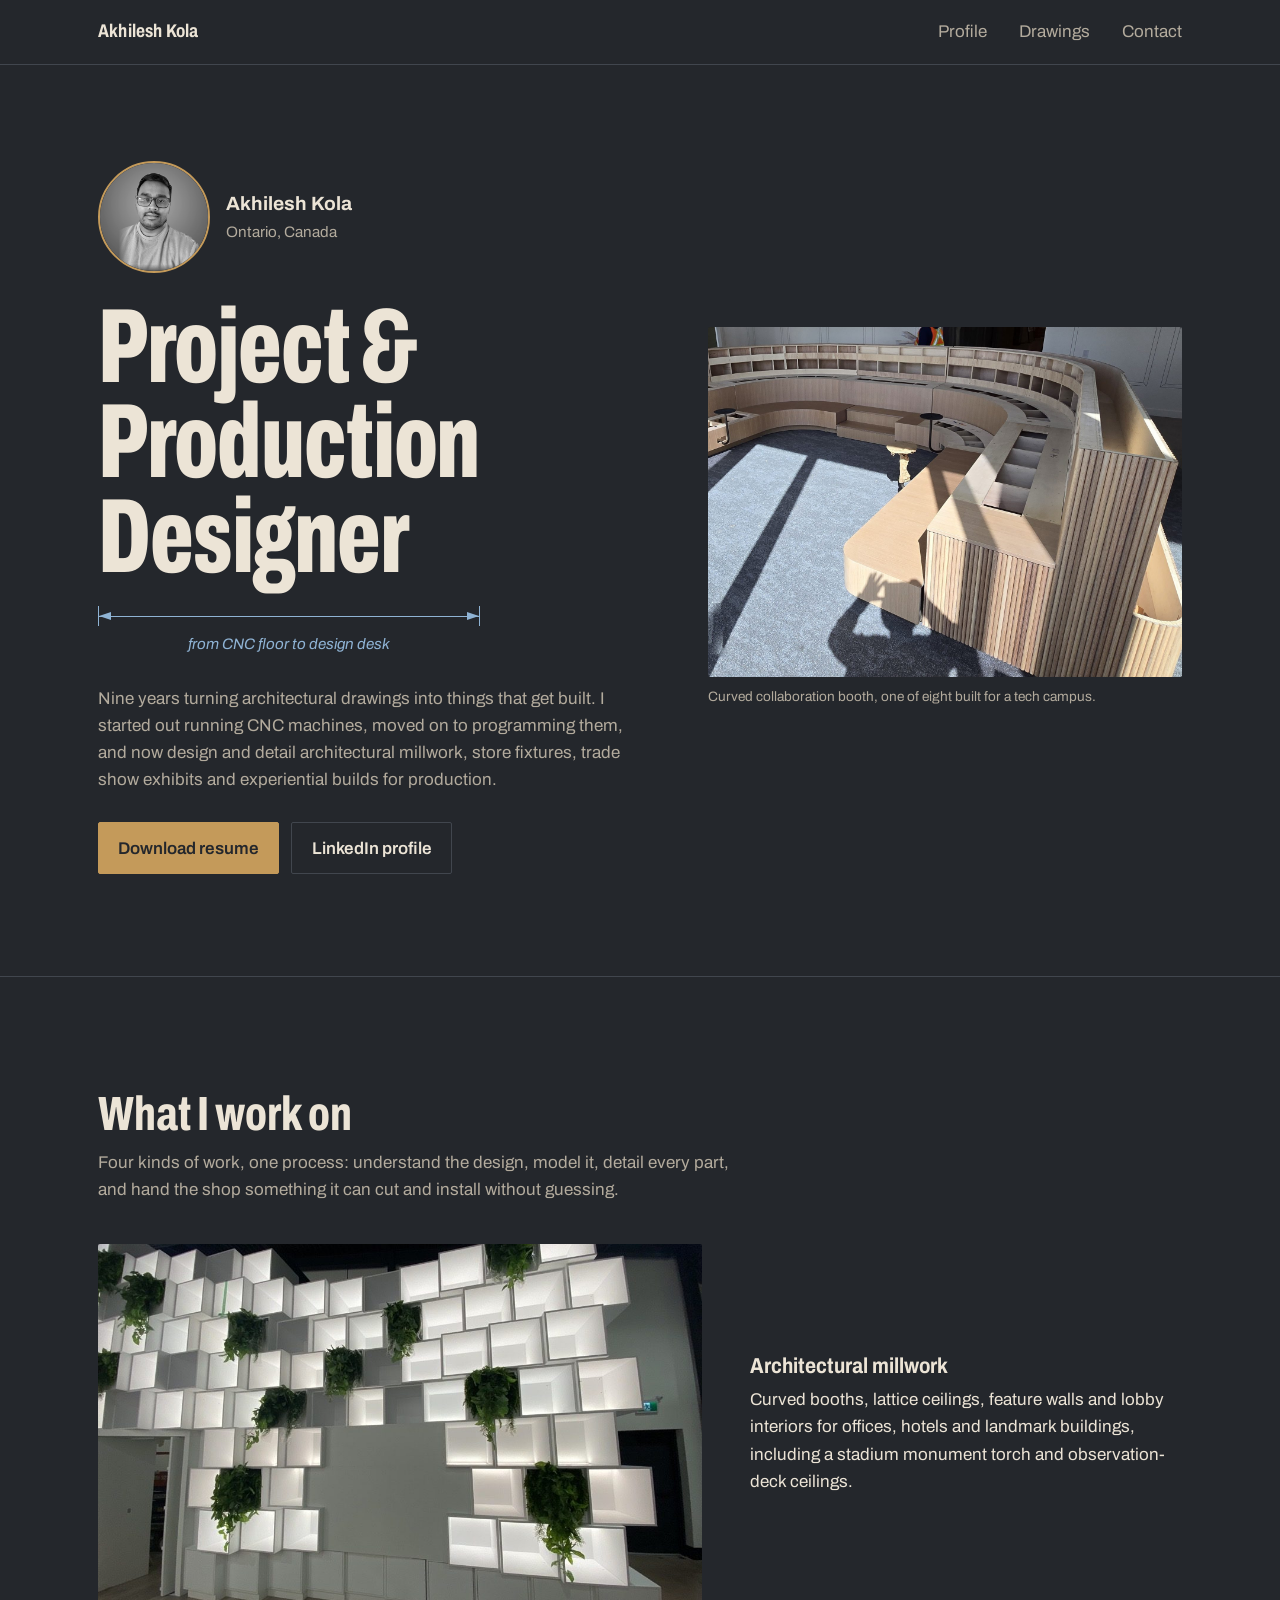
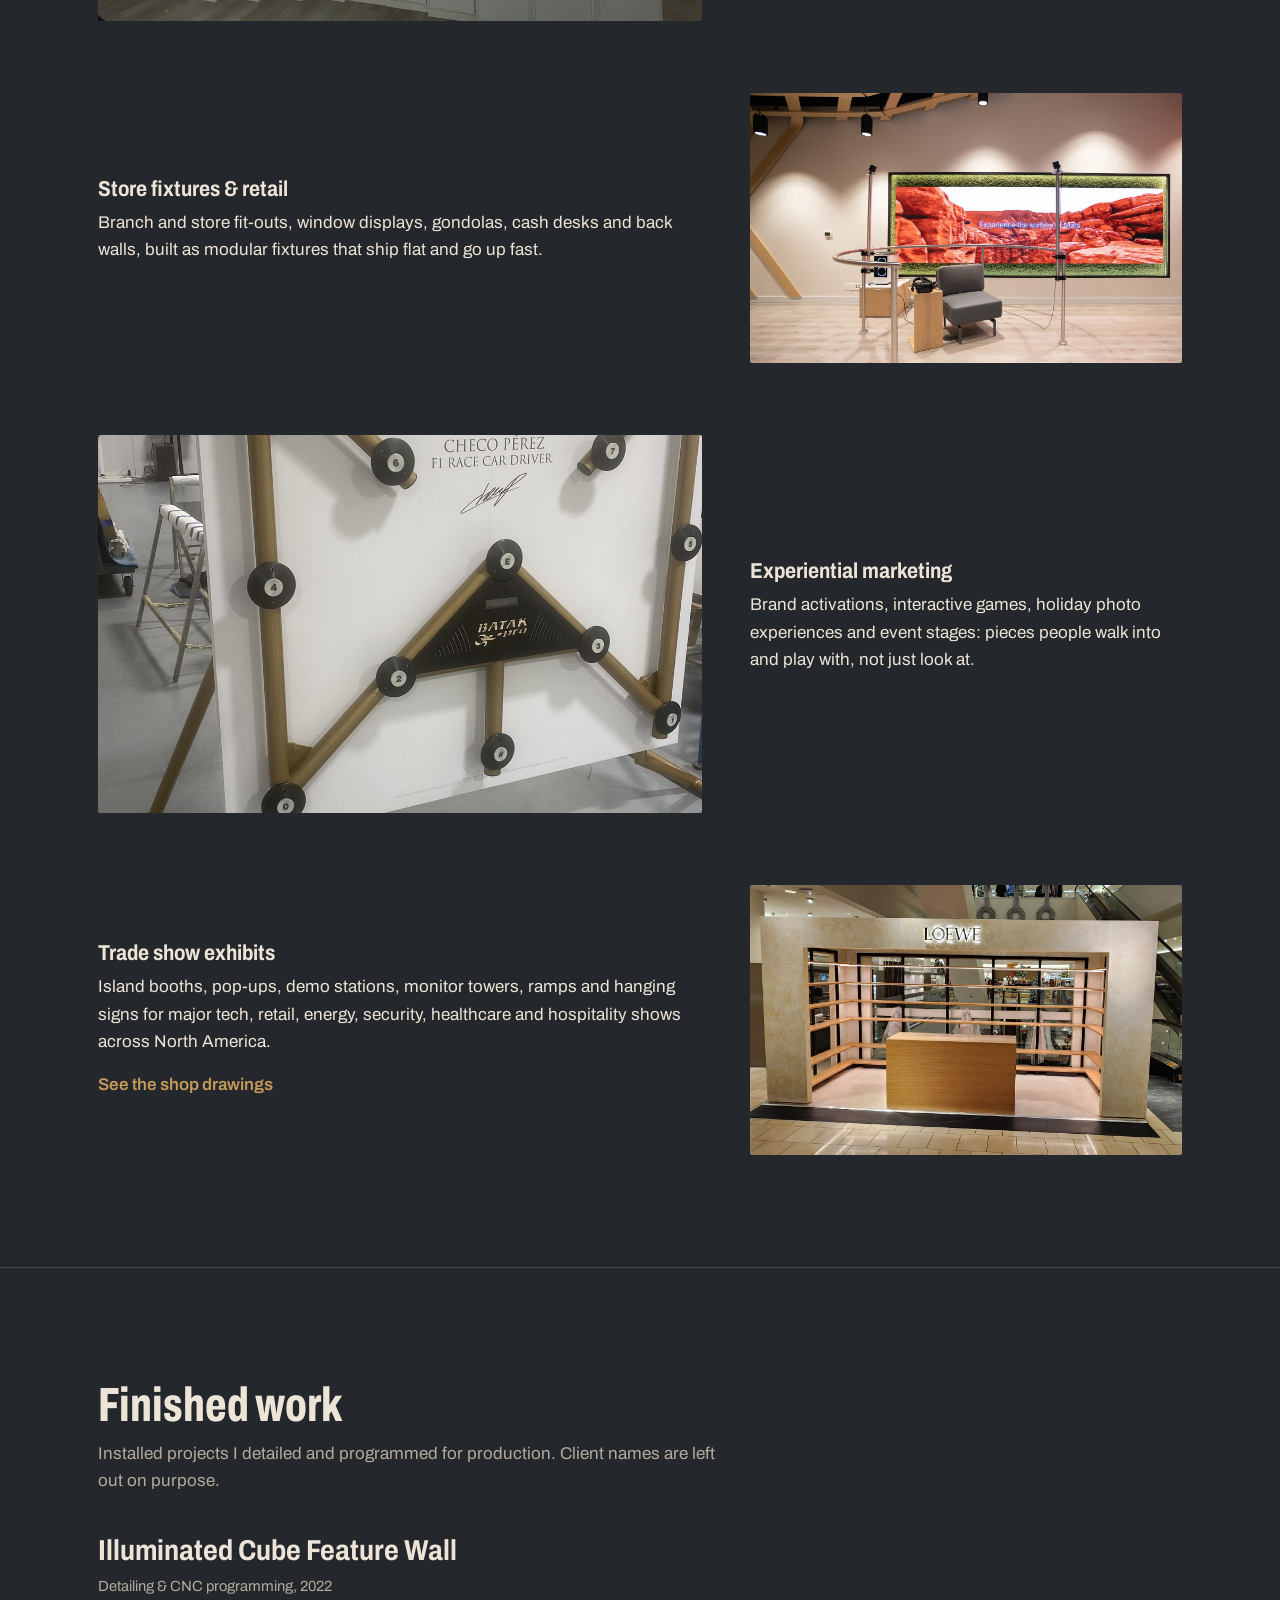
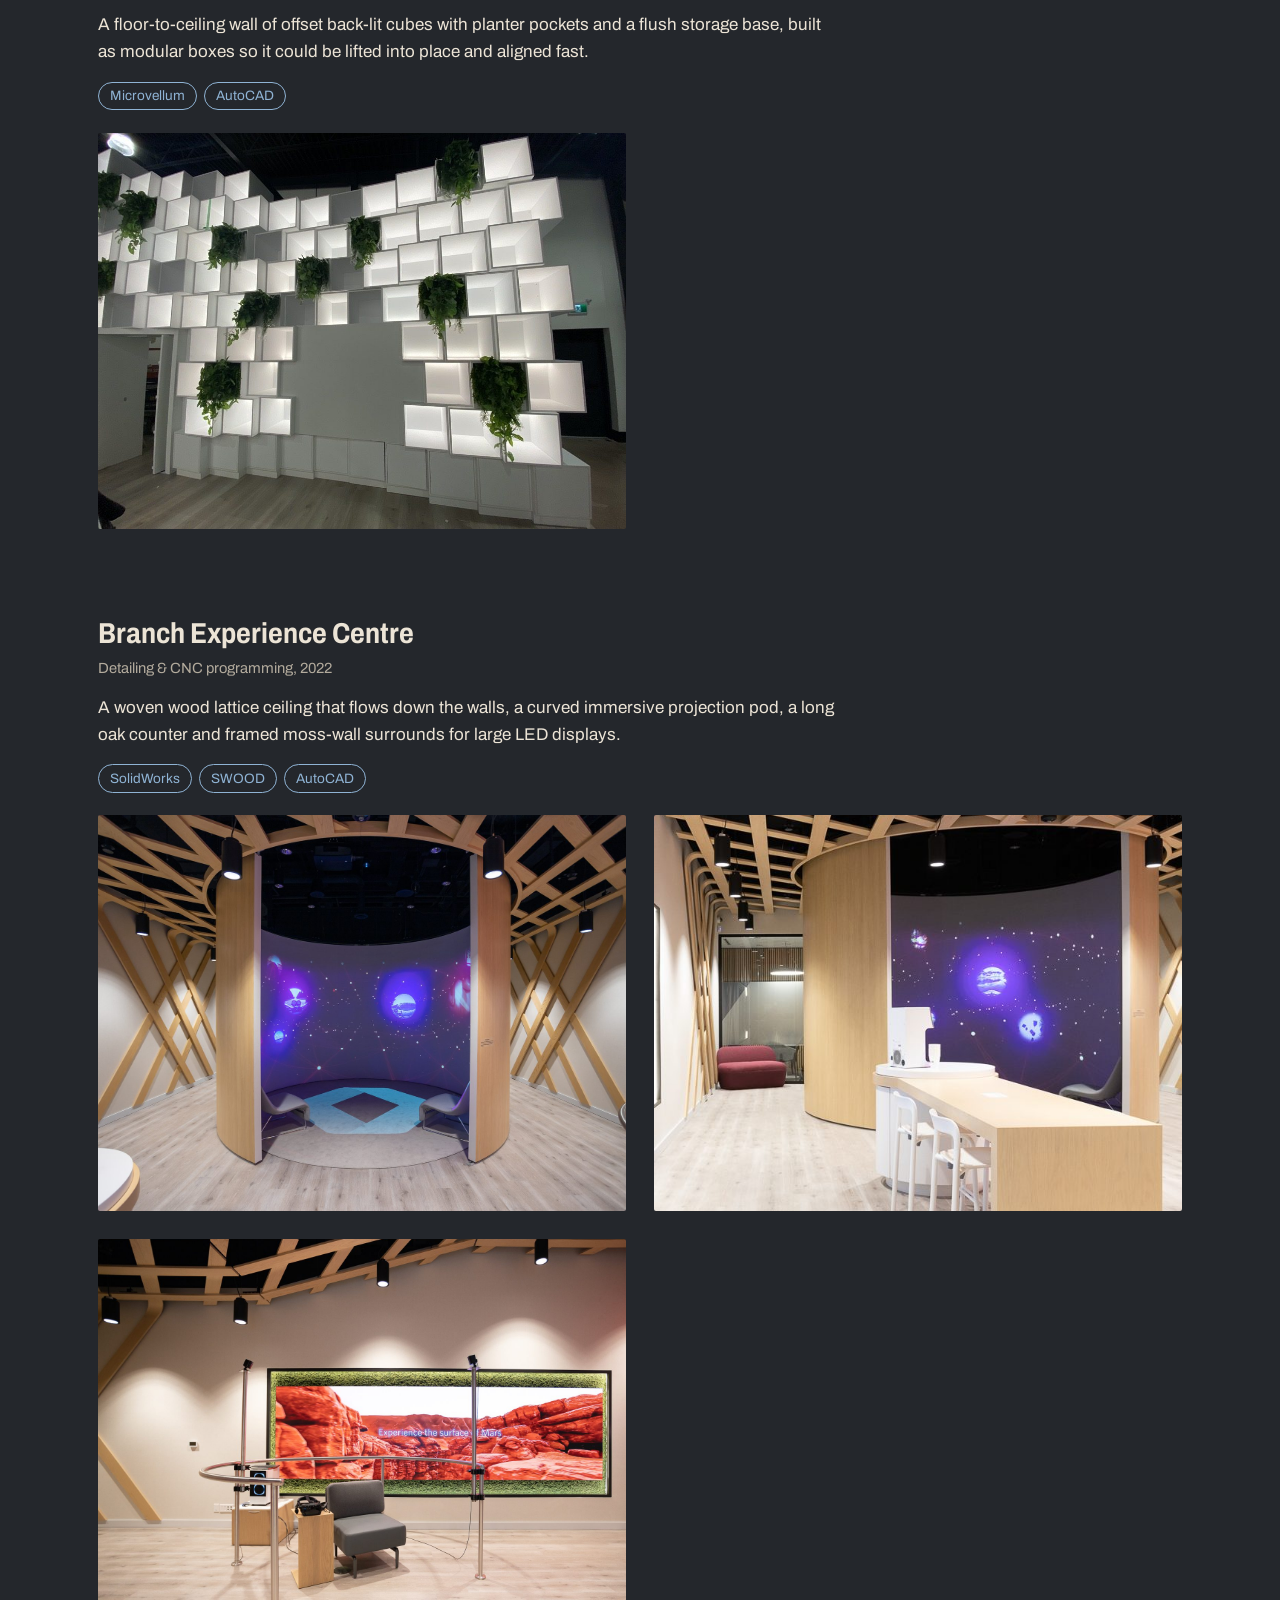
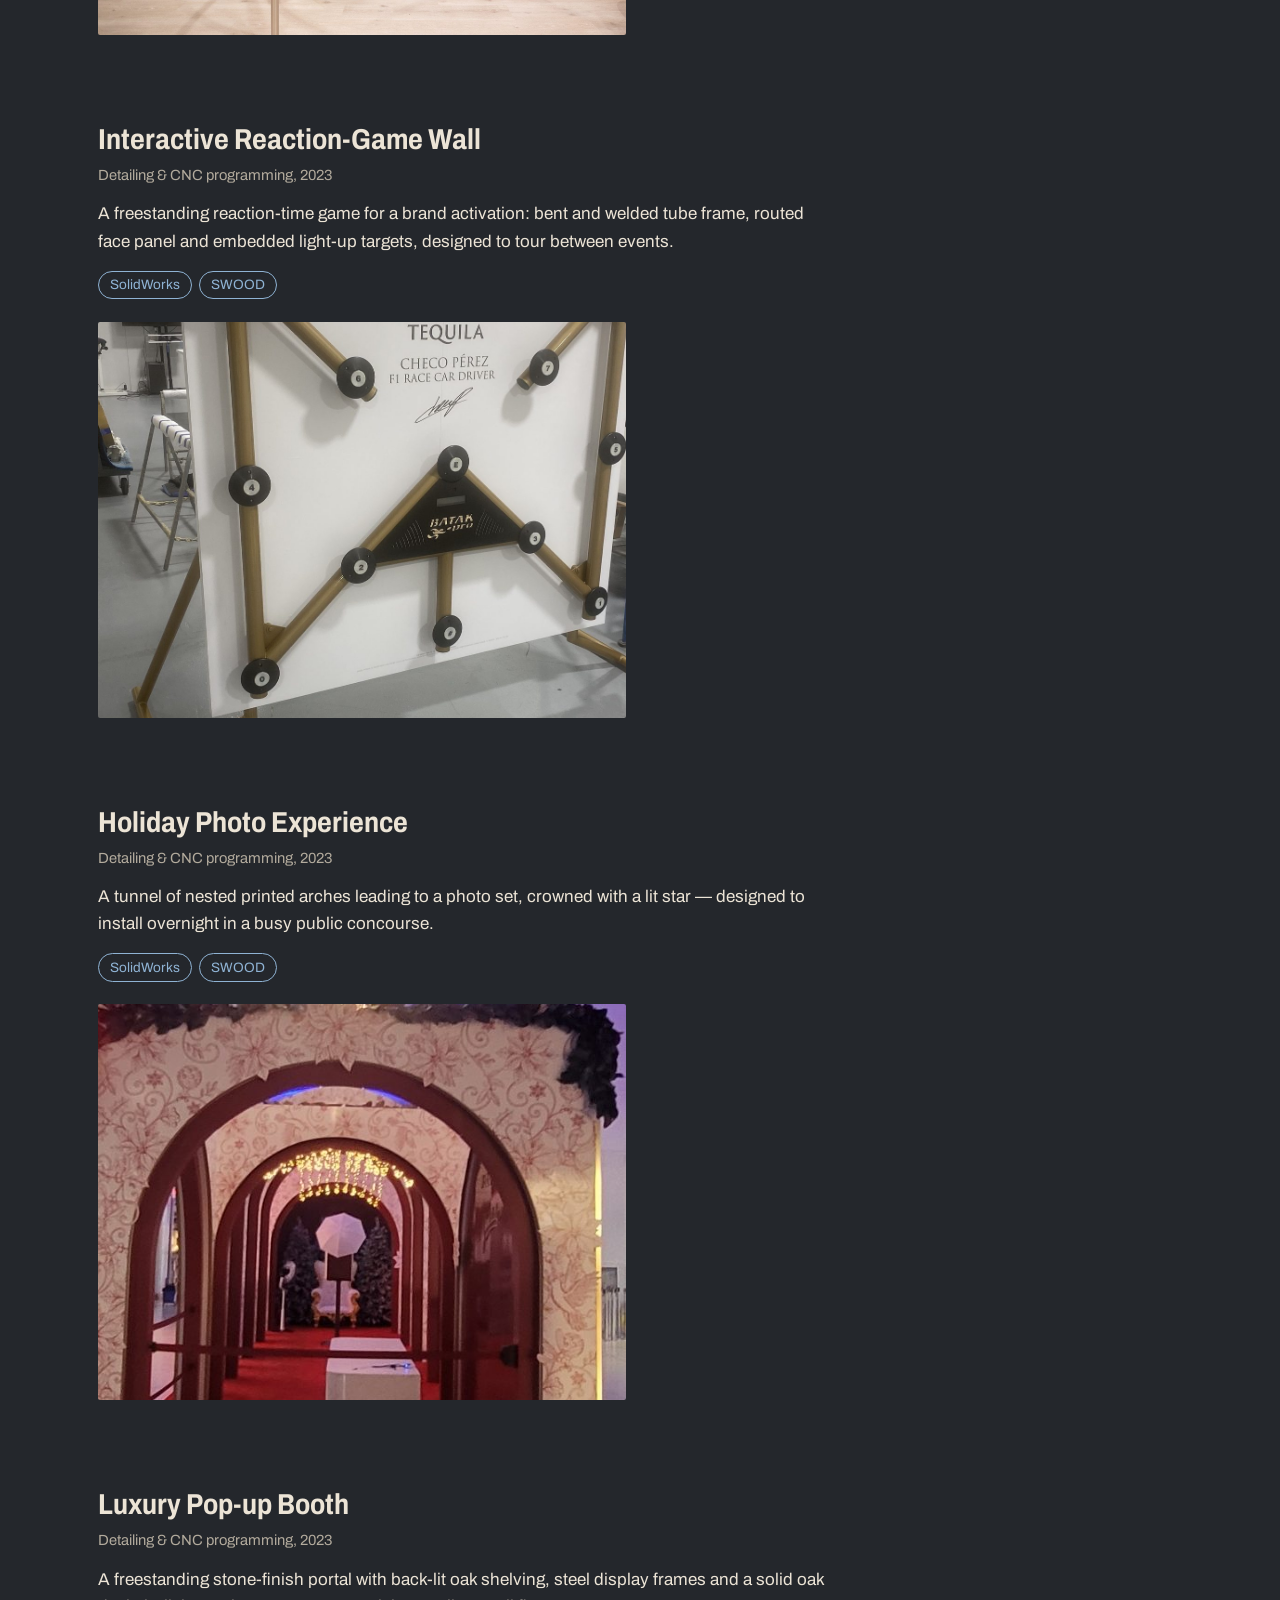
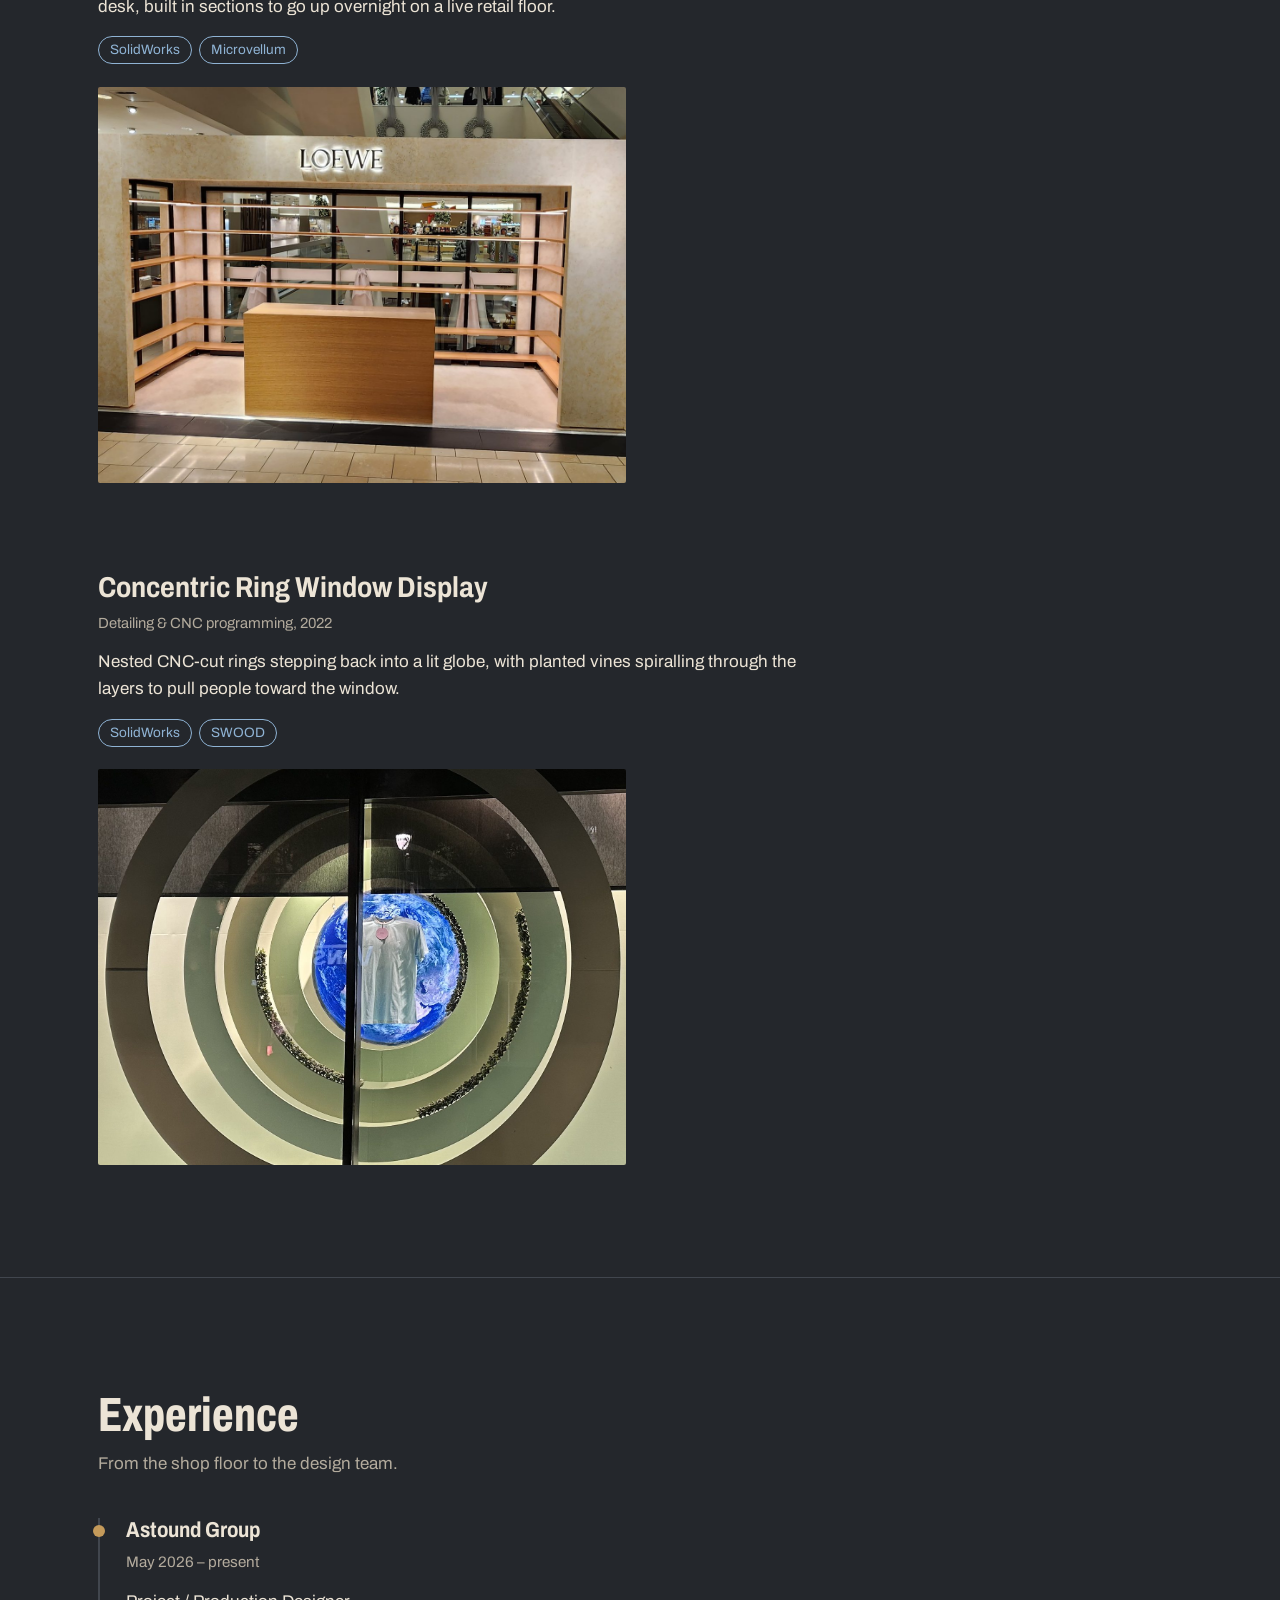
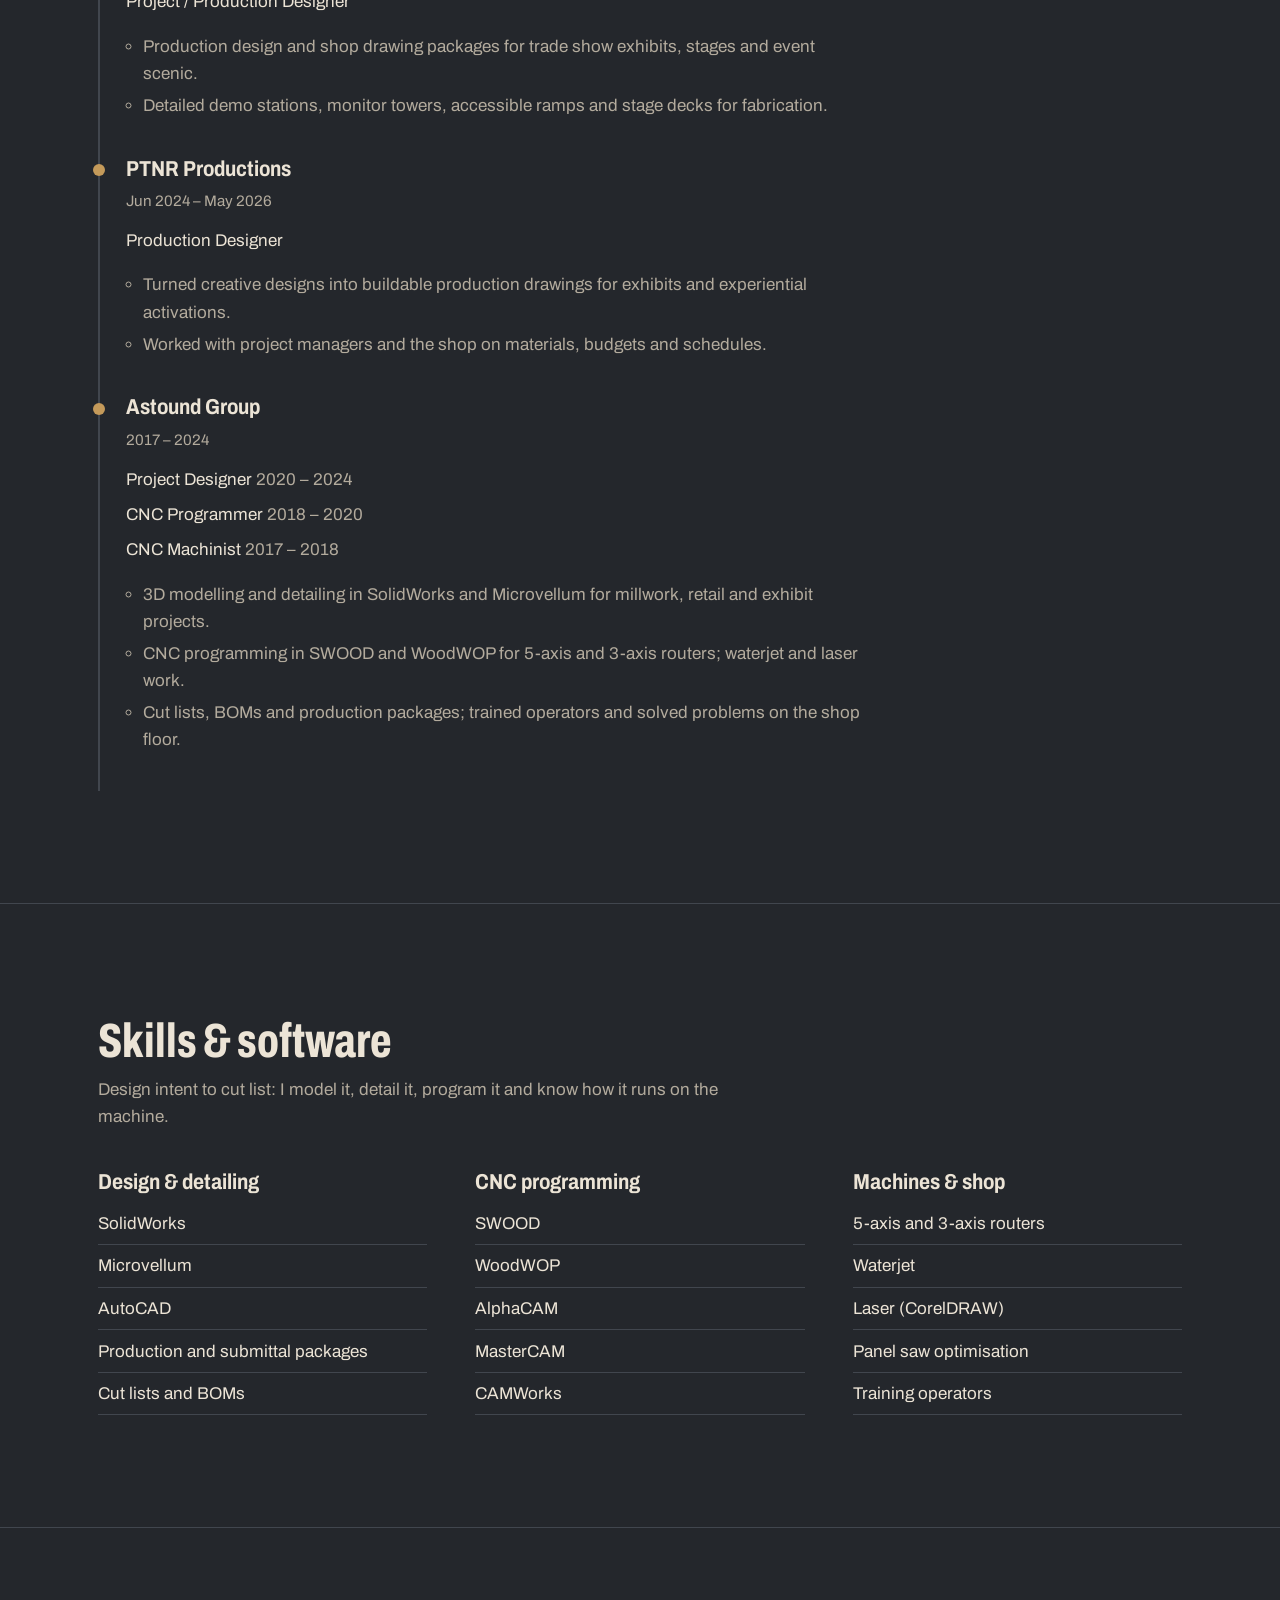
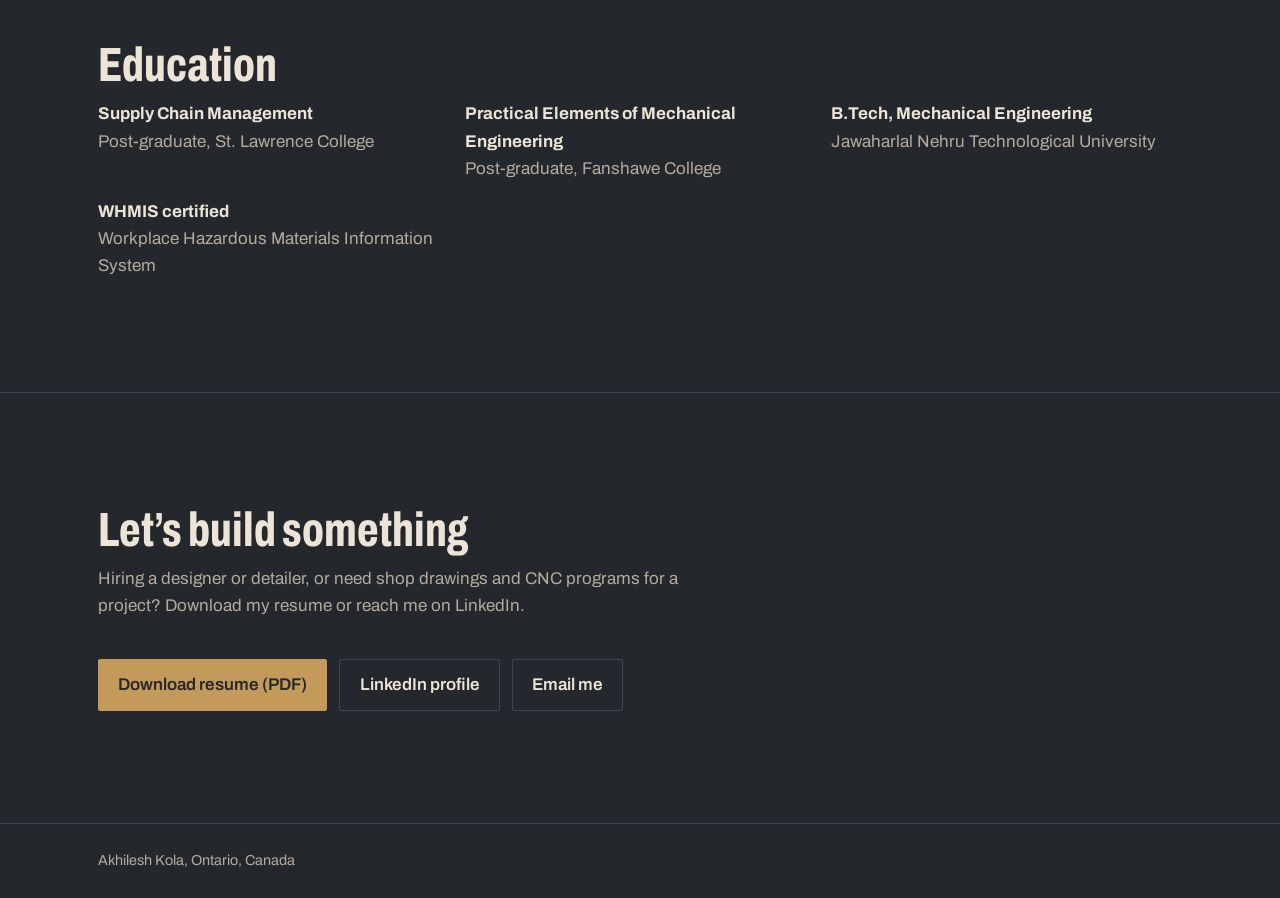
<file: index.html>
<!doctype html>
<html lang="en">
<head>
  <meta charset="utf-8">
  <meta name="viewport" content="width=device-width, initial-scale=1">
  <title>Akhilesh Kola, Project & Production Designer</title>
  <meta name="description" content="Akhilesh Kola: project and production designer with 9+ years in architectural millwork, store fixtures, trade show exhibits and experiential builds.">
  <link rel="preconnect" href="https://fonts.googleapis.com">
  <link rel="preconnect" href="https://fonts.gstatic.com" crossorigin>
  <link href="https://fonts.googleapis.com/css2?family=Archivo:ital,wdth,wght@0,62..125,400..800;1,62..125,400&display=swap" rel="stylesheet">
  <link rel="stylesheet" href="css/styles.css">
</head>
<body data-show="photo">
  <header class="site-header">
    <div class="wrap">
      <a class="brand" href="index.html">Akhilesh Kola</a>
      <nav class="site-nav" aria-label="Main">
        <a href="index.html" aria-current="page">Profile</a>
        <a href="drawings.html">Drawings</a>
        <a href="#contact">Contact</a>
      </nav>
    </div>
  </header>

  <main>
    <div class="hero">
      <div class="wrap">
        <div>
          <div class="person">
            <!-- Drop a square headshot at img/profile.jpg; initials show until then. -->
            <img class="avatar" src="img/profile.jpg" alt="Black-and-white portrait of Akhilesh Kola" width="800" height="800"
                 onerror="this.outerHTML='<span class=&quot;avatar initials&quot; aria-hidden=&quot;true&quot;>AK</span>'">
            <div>
              <p class="person-name">Akhilesh Kola</p>
              <p class="person-meta">Ontario, Canada</p>
            </div>
          </div>
          <h1 id="headline">Project &amp; Production Designer</h1>
          <div class="dim">
            <span class="dim-line" aria-hidden="true"><i></i><i></i></span>
            <p>from CNC floor to design desk</p>
          </div>
          <p class="intro">Nine years turning architectural drawings into things that get built. I started out
            running CNC machines, moved on to programming them, and now design and detail architectural millwork,
            store fixtures, trade show exhibits and experiential builds for production.</p>
          <div class="actions">
            <a class="btn" href="resume/Akhilesh-Kola-Resume.pdf" download>Download resume</a>
            <a class="btn ghost" href="https://www.linkedin.com/in/akhilesh-kola-b9832991" target="_blank" rel="noopener">LinkedIn profile</a>
          </div>
        </div>
        <figure>
          <img src="img/hero.jpg" alt="Curved wood collaboration booth with fluted cladding in a sunlit office" width="1600" height="1180">
          <figcaption>Curved collaboration booth, one of eight built for a tech campus.</figcaption>
        </figure>
      </div>
    </div>

    <section id="areas" aria-labelledby="areas-title">
      <div class="wrap">
        <h2 id="areas-title">What I work on</h2>
        <p class="lede">Four kinds of work, one process: understand the design, model it, detail every part,
          and hand the shop something it can cut and install without guessing.</p>
        <div class="featured">
          <article class="feature">
            <div class="feature-media"><img src="img/feature-cube-wall.jpg" alt="Wall of staggered white back-lit cubes with trailing plants" loading="lazy" data-kind="photo"></div>
            <div>
              <h3>Architectural millwork</h3>
              <p class="summary">Curved booths, lattice ceilings, feature walls and lobby interiors for offices,
                hotels and landmark buildings, including a stadium monument torch and observation-deck ceilings.</p>
            </div>
          </article>
          <article class="feature">
            <div class="feature-media"><img src="img/experience-mars-wall.jpg" alt="Framed moss wall surrounding a wide LED screen with a VR station" loading="lazy" data-kind="photo"></div>
            <div>
              <h3>Store fixtures &amp; retail</h3>
              <p class="summary">Branch and store fit-outs, window displays, gondolas, cash desks and back walls,
                built as modular fixtures that ship flat and go up fast.</p>
            </div>
          </article>
          <article class="feature">
            <div class="feature-media"><img src="img/reaction-wall.jpg" alt="Freestanding game wall with a gold tube frame and round light-up targets" loading="lazy" data-kind="photo"></div>
            <div>
              <h3>Experiential marketing</h3>
              <p class="summary">Brand activations, interactive games, holiday photo experiences and event stages:
                pieces people walk into and play with, not just look at.</p>
            </div>
          </article>
          <article class="feature">
            <div class="feature-media"><img src="img/luxury-popup.jpg" alt="Stone-finish pop-up booth with lit oak shelves and an oak desk" loading="lazy" data-kind="photo"></div>
            <div>
              <h3>Trade show exhibits</h3>
              <p class="summary">Island booths, pop-ups, demo stations, monitor towers, ramps and hanging signs for major
                tech, retail, energy, security, healthcare and hospitality shows across North America.</p>
              <a class="more" href="drawings.html">See the shop drawings</a>
            </div>
          </article>
        </div>
      </div>
    </section>

    <section id="work" aria-labelledby="work-title">
      <div class="wrap">
        <h2 id="work-title">Finished work</h2>
        <p class="lede">Installed projects I detailed and programmed for production. Client names are left out on purpose.</p>
        <div id="projects" class="projects"></div>
      </div>
    </section>

    <section id="experience" aria-labelledby="experience-title">
      <div class="wrap">
        <h2 id="experience-title">Experience</h2>
        <p class="lede">From the shop floor to the design team.</p>
        <ol class="timeline">
          <li>
            <h3>Astound Group</h3>
            <div class="when">May 2026 – present</div>
            <ol><li>Project / Production Designer</li></ol>
            <ul class="duties">
              <li>Production design and shop drawing packages for trade show exhibits, stages and event scenic.</li>
              <li>Detailed demo stations, monitor towers, accessible ramps and stage decks for fabrication.</li>
            </ul>
          </li>
          <li>
            <h3>PTNR Productions</h3>
            <div class="when">Jun 2024 – May 2026</div>
            <ol><li>Production Designer</li></ol>
            <ul class="duties">
              <li>Turned creative designs into buildable production drawings for exhibits and experiential activations.</li>
              <li>Worked with project managers and the shop on materials, budgets and schedules.</li>
            </ul>
          </li>
          <li>
            <h3>Astound Group</h3>
            <div class="when">2017 – 2024</div>
            <ol>
              <li>Project Designer <span>2020 – 2024</span></li>
              <li>CNC Programmer <span>2018 – 2020</span></li>
              <li>CNC Machinist <span>2017 – 2018</span></li>
            </ol>
            <ul class="duties">
              <li>3D modelling and detailing in SolidWorks and Microvellum for millwork, retail and exhibit projects.</li>
              <li>CNC programming in SWOOD and WoodWOP for 5-axis and 3-axis routers; waterjet and laser work.</li>
              <li>Cut lists, BOMs and production packages; trained operators and solved problems on the shop floor.</li>
            </ul>
          </li>
        </ol>
      </div>
    </section>

    <section id="skills" aria-labelledby="skills-title">
      <div class="wrap">
        <h2 id="skills-title">Skills &amp; software</h2>
        <p class="lede">Design intent to cut list: I model it, detail it, program it and know how it runs on the machine.</p>
        <div class="skills">
          <div>
            <h3>Design &amp; detailing</h3>
            <ul>
              <li>SolidWorks</li>
              <li>Microvellum</li>
              <li>AutoCAD</li>
              <li>Production and submittal packages</li>
              <li>Cut lists and BOMs</li>
            </ul>
          </div>
          <div>
            <h3>CNC programming</h3>
            <ul>
              <li>SWOOD</li>
              <li>WoodWOP</li>
              <li>AlphaCAM</li>
              <li>MasterCAM</li>
              <li>CAMWorks</li>
            </ul>
          </div>
          <div>
            <h3>Machines &amp; shop</h3>
            <ul>
              <li>5-axis and 3-axis routers</li>
              <li>Waterjet</li>
              <li>Laser (CorelDRAW)</li>
              <li>Panel saw optimisation</li>
              <li>Training operators</li>
            </ul>
          </div>
        </div>
      </div>
    </section>

    <section id="education" aria-labelledby="education-title">
      <div class="wrap">
        <h2 id="education-title">Education</h2>
        <div class="edu">
          <div><strong>Supply Chain Management</strong><p>Post-graduate, St. Lawrence College</p></div>
          <div><strong>Practical Elements of Mechanical Engineering</strong><p>Post-graduate, Fanshawe College</p></div>
          <div><strong>B.Tech, Mechanical Engineering</strong><p>Jawaharlal Nehru Technological University</p></div>
          <div><strong>WHMIS certified</strong><p>Workplace Hazardous Materials Information System</p></div>
        </div>
      </div>
    </section>

    <section id="contact" class="contact" aria-labelledby="contact-title">
      <div class="wrap">
        <h2 id="contact-title">Let’s build something</h2>
        <p class="lede">Hiring a designer or detailer, or need shop drawings and CNC programs for a project?
          Download my resume or reach me on LinkedIn.</p>
        <div class="actions">
          <a class="btn" href="resume/Akhilesh-Kola-Resume.pdf" download>Download resume (PDF)</a>
          <a class="btn ghost" href="https://www.linkedin.com/in/akhilesh-kola-b9832991" target="_blank" rel="noopener">LinkedIn profile</a>
          <a class="btn ghost" href="mailto:akhil7232tinku@gmail.com">Email me</a>
        </div>
      </div>
    </section>
  </main>

  <div class="lightbox" id="lightbox" role="dialog" aria-modal="true" aria-label="Image viewer">
    <button type="button" id="lightbox-close">Close</button>
    <figure>
      <img id="lightbox-img" alt="">
      <p id="lightbox-caption"></p>
    </figure>
  </div>

  <footer class="site-footer">
    <div class="wrap">Akhilesh Kola, Ontario, Canada</div>
  </footer>

  <script src="js/projects.js"></script>
  <script src="js/main.js"></script>
</body>
</html>
</file>
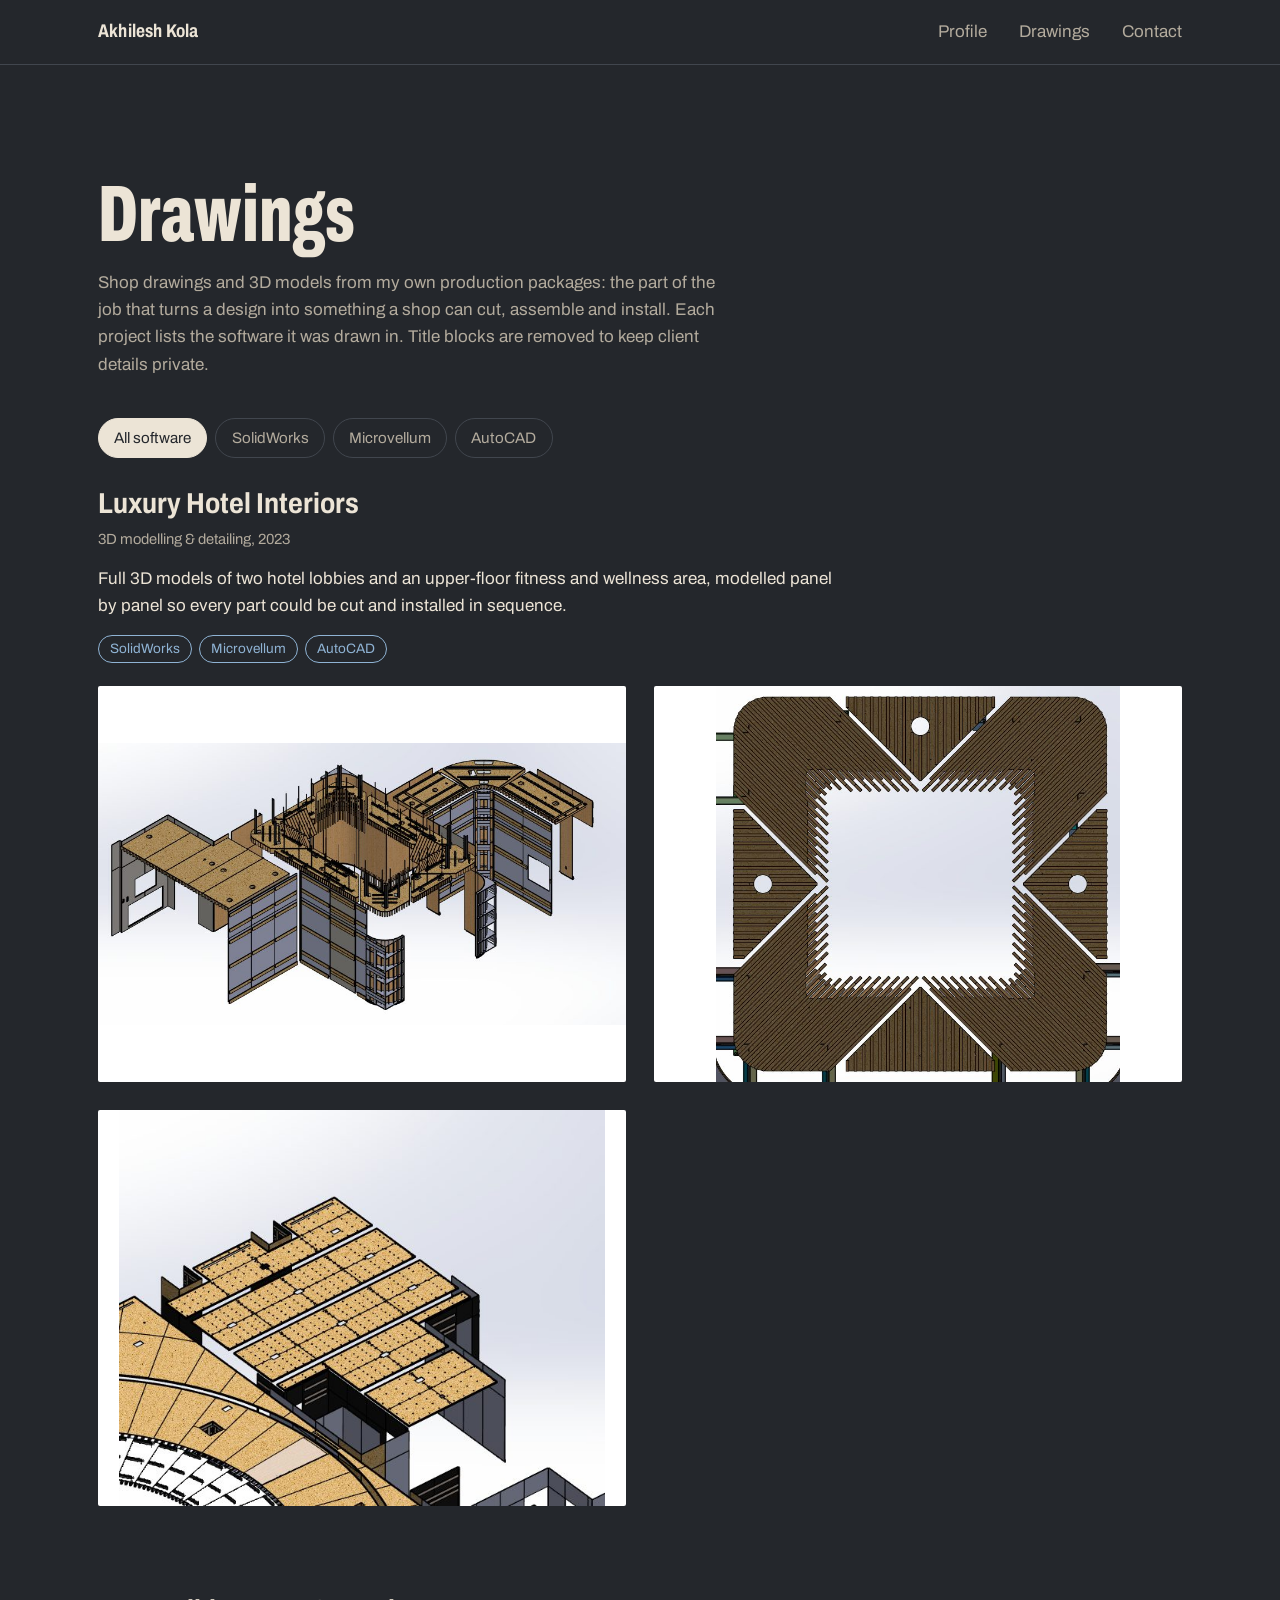
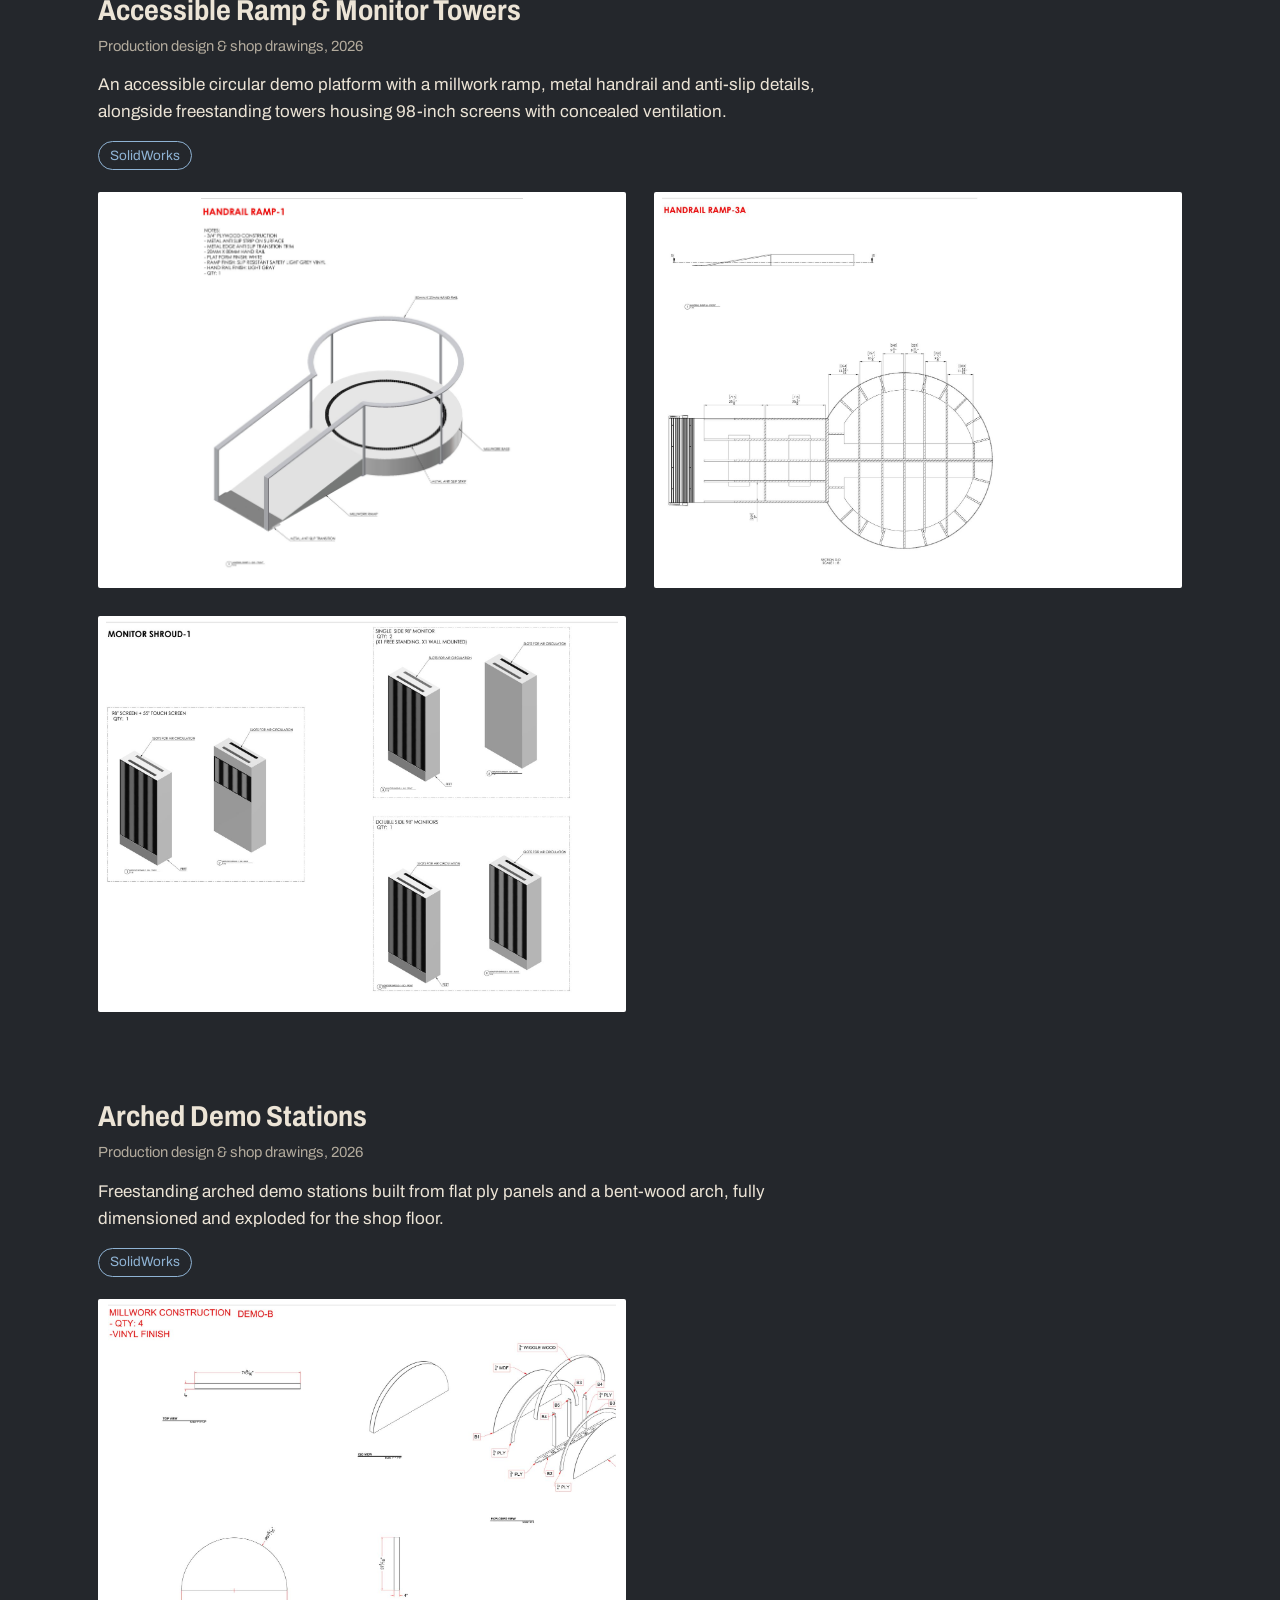
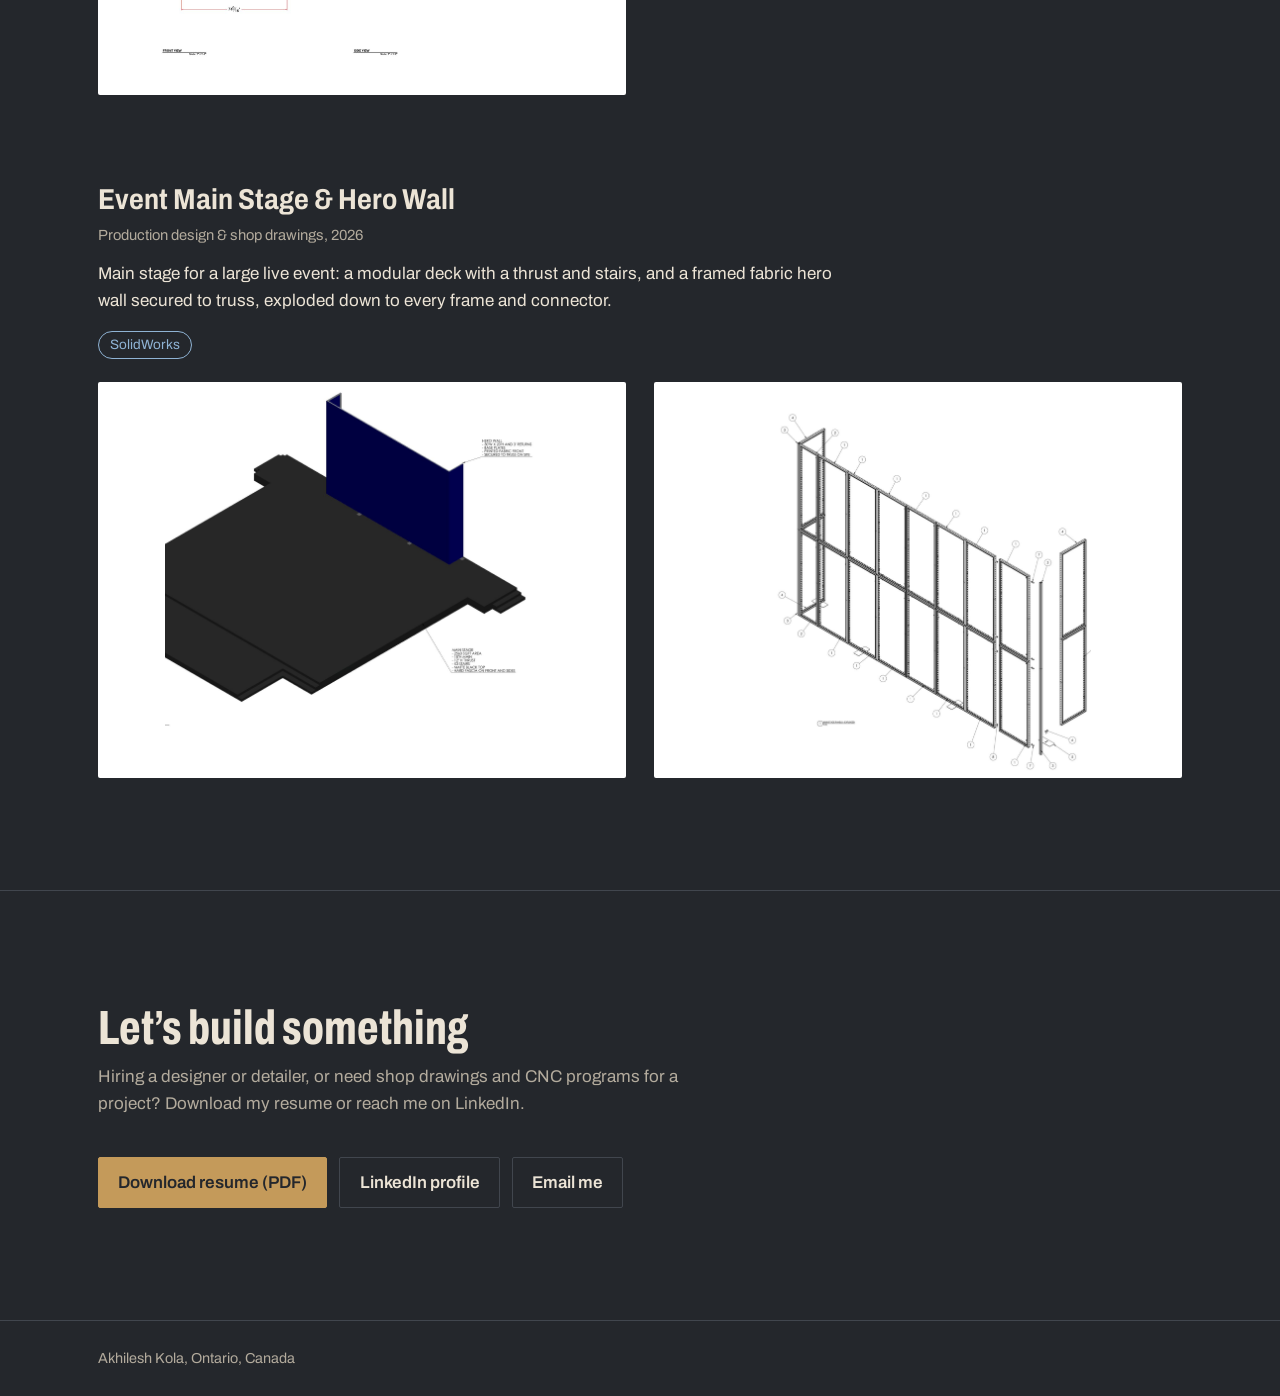
<file: drawings.html>
<!doctype html>
<html lang="en">
<head>
  <meta charset="utf-8">
  <meta name="viewport" content="width=device-width, initial-scale=1">
  <title>Drawings, Akhilesh Kola</title>
  <meta name="description" content="Shop drawings and 3D CAD models by project and production designer Akhilesh Kola.">
  <link rel="preconnect" href="https://fonts.googleapis.com">
  <link rel="preconnect" href="https://fonts.gstatic.com" crossorigin>
  <link href="https://fonts.googleapis.com/css2?family=Archivo:ital,wdth,wght@0,62..125,400..800;1,62..125,400&display=swap" rel="stylesheet">
  <link rel="stylesheet" href="css/styles.css">
</head>
<body data-show="drawing model">
  <header class="site-header">
    <div class="wrap">
      <a class="brand" href="index.html">Akhilesh Kola</a>
      <nav class="site-nav" aria-label="Main">
        <a href="index.html">Profile</a>
        <a href="drawings.html" aria-current="page">Drawings</a>
        <a href="#contact">Contact</a>
      </nav>
    </div>
  </header>

  <main>
    <section id="work" class="first" aria-labelledby="work-title">
      <div class="wrap">
        <h1 id="work-title" class="page-title">Drawings</h1>
        <p class="lede">Shop drawings and 3D models from my own production packages: the part of the job
          that turns a design into something a shop can cut, assemble and install. Each project lists the
          software it was drawn in. Title blocks are removed to keep client details private.</p>
        <div class="filters" role="group" aria-label="Filter by software" id="software-filter"></div>
        <div id="projects" class="projects"></div>
      </div>
    </section>

    <section id="contact" class="contact" aria-labelledby="contact-title">
      <div class="wrap">
        <h2 id="contact-title">Let’s build something</h2>
        <p class="lede">Hiring a designer or detailer, or need shop drawings and CNC programs for a project?
          Download my resume or reach me on LinkedIn.</p>
        <div class="actions">
          <a class="btn" href="resume/Akhilesh-Kola-Resume.pdf" download>Download resume (PDF)</a>
          <a class="btn ghost" href="https://www.linkedin.com/in/akhilesh-kola-b9832991" target="_blank" rel="noopener">LinkedIn profile</a>
          <a class="btn ghost" href="mailto:akhil7232tinku@gmail.com">Email me</a>
        </div>
      </div>
    </section>
  </main>

  <div class="lightbox" id="lightbox" role="dialog" aria-modal="true" aria-label="Image viewer">
    <button type="button" id="lightbox-close">Close</button>
    <figure>
      <img id="lightbox-img" alt="">
      <p id="lightbox-caption"></p>
    </figure>
  </div>

  <footer class="site-footer">
    <div class="wrap">Akhilesh Kola, Ontario, Canada</div>
  </footer>

  <script src="js/projects.js"></script>
  <script src="js/main.js"></script>
</body>
</html>
</file>
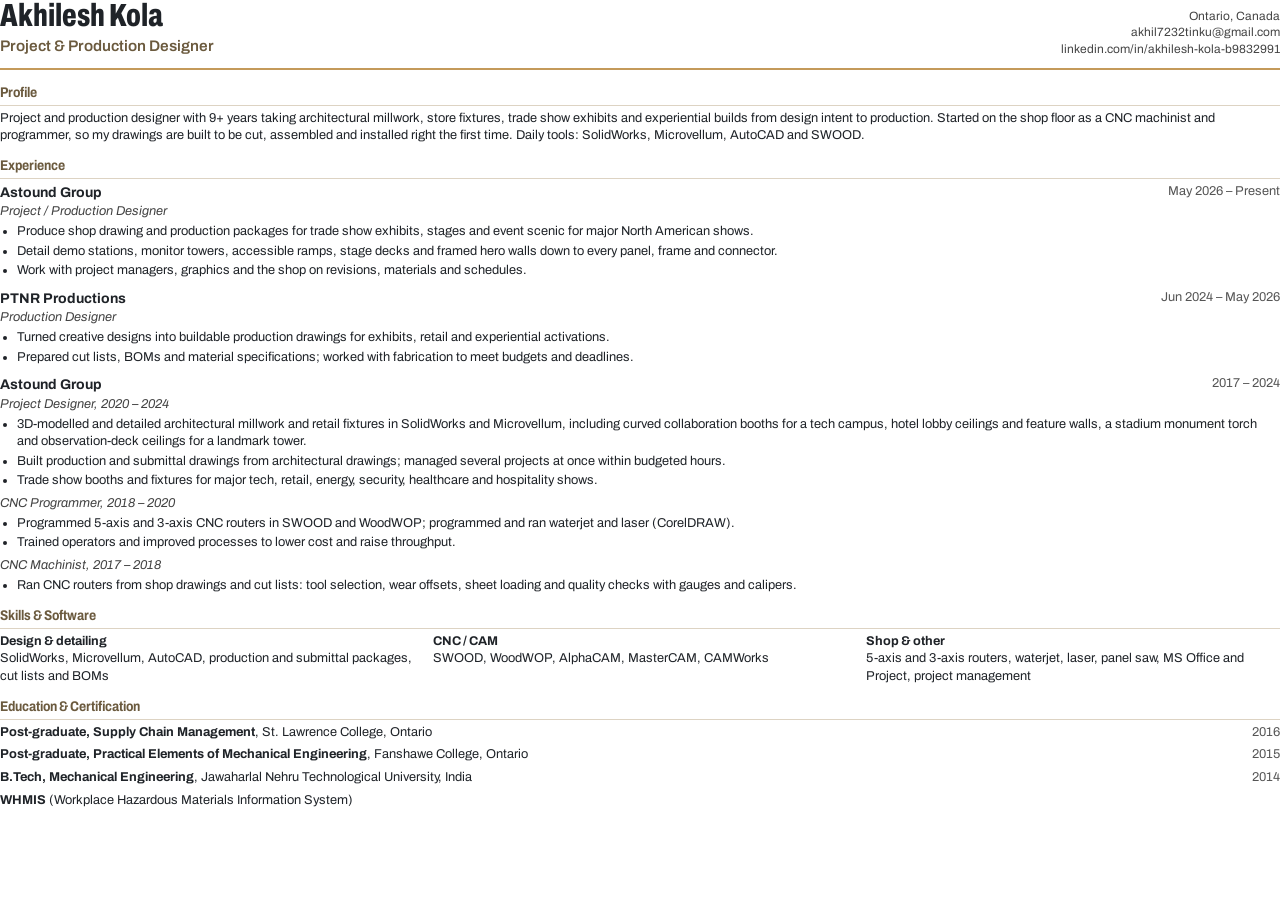
<file: resume/resume.html>
<!doctype html>
<html lang="en">
<head>
<meta charset="utf-8">
<title>Akhilesh Kola, Resume</title>
<!-- Source for Akhilesh-Kola-Resume.pdf. Edit here, then run: node portfolio/tools/build_resume.cjs -->
<link href="https://fonts.googleapis.com/css2?family=Archivo:wdth,wght@62..125,400..800&display=swap" rel="stylesheet">
<style>
  @page { size: Letter; margin: 0.45in 0.55in; }
  * { box-sizing: border-box; }
  body { margin: 0; font-family: "Archivo", Arial, sans-serif; font-size: 9.6pt; line-height: 1.36; color: #1f2328; }
  header { display: flex; justify-content: space-between; align-items: flex-end; gap: 1rem;
           border-bottom: 2px solid #c49a5a; padding-bottom: 8pt; margin-bottom: 10pt; }
  h1 { margin: 0; font-size: 24pt; line-height: 1; font-weight: 800; font-variation-settings: "wdth" 70; }
  .title { margin: 3pt 0 0; font-size: 11.5pt; color: #6b5a3e; font-weight: 600; }
  .contact { text-align: right; font-size: 9pt; color: #444; }
  .contact a { color: inherit; text-decoration: none; }
  h2 { font-size: 10.5pt; font-weight: 700; color: #6b5a3e; margin: 9pt 0 3pt;
       border-bottom: 1px solid #ddd3c3; padding-bottom: 2pt; font-variation-settings: "wdth" 85; }
  p { margin: 0 0 4pt; }
  .job { margin-bottom: 7pt; break-inside: avoid; }
  .job-head { display: flex; justify-content: space-between; gap: 1rem; }
  .job-head strong { font-size: 10.5pt; }
  .dates { color: #555; white-space: nowrap; }
  .role { font-style: italic; color: #444; margin: 1pt 0 2pt; }
  ul { margin: 2pt 0 0; padding-left: 13pt; }
  li { margin: 0 0 1.5pt; }
  .sub { margin-top: 4pt; }
  .cols { display: grid; grid-template-columns: repeat(3, 1fr); gap: 4pt 14pt; }
  .cols div strong { display: block; font-size: 9.5pt; }
  .edu p { display: flex; justify-content: space-between; gap: 1rem; }
</style>
</head>
<body>
  <header>
    <div>
      <h1>Akhilesh Kola</h1>
      <p class="title">Project &amp; Production Designer</p>
    </div>
    <div class="contact">
      Ontario, Canada<br>
      <a href="mailto:akhil7232tinku@gmail.com">akhil7232tinku@gmail.com</a><br>
      <a href="https://www.linkedin.com/in/akhilesh-kola-b9832991">linkedin.com/in/akhilesh-kola-b9832991</a>
    </div>
  </header>

  <h2>Profile</h2>
  <p>Project and production designer with 9+ years taking architectural millwork, store fixtures, trade show
    exhibits and experiential builds from design intent to production. Started on the shop floor as a CNC
    machinist and programmer, so my drawings are built to be cut, assembled and installed right the first time.
    Daily tools: SolidWorks, Microvellum, AutoCAD and SWOOD.</p>

  <h2>Experience</h2>

  <div class="job">
    <div class="job-head"><strong>Astound Group</strong><span class="dates">May 2026 – Present</span></div>
    <p class="role">Project / Production Designer</p>
    <ul>
      <li>Produce shop drawing and production packages for trade show exhibits, stages and event scenic for major North American shows.</li>
      <li>Detail demo stations, monitor towers, accessible ramps, stage decks and framed hero walls down to every panel, frame and connector.</li>
      <li>Work with project managers, graphics and the shop on revisions, materials and schedules.</li>
    </ul>
  </div>

  <div class="job">
    <div class="job-head"><strong>PTNR Productions</strong><span class="dates">Jun 2024 – May 2026</span></div>
    <p class="role">Production Designer</p>
    <ul>
      <li>Turned creative designs into buildable production drawings for exhibits, retail and experiential activations.</li>
      <li>Prepared cut lists, BOMs and material specifications; worked with fabrication to meet budgets and deadlines.</li>
    </ul>
  </div>

  <div class="job">
    <div class="job-head"><strong>Astound Group</strong><span class="dates">2017 – 2024</span></div>
    <p class="role">Project Designer, 2020 – 2024</p>
    <ul>
      <li>3D-modelled and detailed architectural millwork and retail fixtures in SolidWorks and Microvellum, including
        curved collaboration booths for a tech campus, hotel lobby ceilings and feature walls, a stadium monument
        torch and observation-deck ceilings for a landmark tower.</li>
      <li>Built production and submittal drawings from architectural drawings; managed several projects at once within budgeted hours.</li>
      <li>Trade show booths and fixtures for major tech, retail, energy, security, healthcare and hospitality shows.</li>
    </ul>
    <p class="role sub">CNC Programmer, 2018 – 2020</p>
    <ul>
      <li>Programmed 5-axis and 3-axis CNC routers in SWOOD and WoodWOP; programmed and ran waterjet and laser (CorelDRAW).</li>
      <li>Trained operators and improved processes to lower cost and raise throughput.</li>
    </ul>
    <p class="role sub">CNC Machinist, 2017 – 2018</p>
    <ul>
      <li>Ran CNC routers from shop drawings and cut lists: tool selection, wear offsets, sheet loading and quality checks with gauges and calipers.</li>
    </ul>
  </div>

  <h2>Skills &amp; Software</h2>
  <div class="cols">
    <div><strong>Design &amp; detailing</strong>SolidWorks, Microvellum, AutoCAD, production and submittal packages, cut lists and BOMs</div>
    <div><strong>CNC / CAM</strong>SWOOD, WoodWOP, AlphaCAM, MasterCAM, CAMWorks</div>
    <div><strong>Shop &amp; other</strong>5-axis and 3-axis routers, waterjet, laser, panel saw, MS Office and Project, project management</div>
  </div>

  <h2>Education &amp; Certification</h2>
  <div class="edu">
    <p><span><strong>Post-graduate, Supply Chain Management</strong>, St. Lawrence College, Ontario</span><span class="dates">2016</span></p>
    <p><span><strong>Post-graduate, Practical Elements of Mechanical Engineering</strong>, Fanshawe College, Ontario</span><span class="dates">2015</span></p>
    <p><span><strong>B.Tech, Mechanical Engineering</strong>, Jawaharlal Nehru Technological University, India</span><span class="dates">2014</span></p>
    <p><span><strong>WHMIS</strong> (Workplace Hazardous Materials Information System)</span></p>
  </div>
</body>
</html>
</file>
<file: css/styles.css>
:root {
  --graphite: #24272c;
  --surface: #2e3238;
  --line: #41464e;
  --birch: #ece4d6;
  --muted: #b3ab9d;
  --brass: #c49a5a;
  --draft: #8fb3d4;
  --gutter: clamp(16px, 4vw, 48px);
  --max: 1180px;
  --font: "Archivo", system-ui, sans-serif;
}

*, *::before, *::after { box-sizing: border-box; }
html { scroll-behavior: smooth; }
@media (prefers-reduced-motion: reduce) { html { scroll-behavior: auto; } * { transition: none !important; animation: none !important; } }

body {
  margin: 0;
  background: var(--graphite);
  color: var(--birch);
  font-family: var(--font);
  font-size: 1.0625rem;
  line-height: 1.6;
  font-variation-settings: "wdth" 100;
  -webkit-font-smoothing: antialiased;
}

img { max-width: 100%; height: auto; display: block; }
a { color: inherit; }
a:focus-visible, button:focus-visible { outline: 2px solid var(--brass); outline-offset: 3px; }

.wrap { max-width: var(--max); margin: 0 auto; padding: 0 var(--gutter); }

/* Header */
.site-header { border-bottom: 1px solid var(--line); }
.site-header .wrap { display: flex; align-items: center; justify-content: space-between; gap: 1rem; min-height: 64px; }
.brand { font-weight: 700; text-decoration: none; font-variation-settings: "wdth" 80; font-size: 1.15rem; letter-spacing: .01em; }
.site-nav { display: flex; gap: clamp(.9rem, 3vw, 2rem); }
.site-nav a { text-decoration: none; color: var(--muted); }
.site-nav a:hover { color: var(--birch); }

/* Hero */
.hero { padding: clamp(40px, 8vw, 96px) 0 clamp(48px, 8vw, 104px); }
.hero .wrap { display: grid; grid-template-columns: minmax(0, 1.15fr) minmax(0, 1fr); gap: clamp(28px, 5vw, 64px); align-items: center; }
.hero h1 {
  margin: 0;
  font-size: clamp(2.9rem, 8.4vw, 6.6rem);
  line-height: .9;
  font-weight: 800;
  font-variation-settings: "wdth" 62;
  letter-spacing: -.01em;
}
.dim { margin: 1.4rem 0 1.8rem; color: var(--draft); max-width: 100%; }
.dim-line { position: relative; display: block; height: 20px; border-left: 1px solid; border-right: 1px solid; }
.dim-line::before { content: ""; position: absolute; left: 0; right: 0; top: 50%; border-top: 1px solid; }
.dim-line i { position: absolute; top: calc(50% - 4px); width: 0; height: 0; border-top: 4.5px solid transparent; border-bottom: 4.5px solid transparent; }
.dim-line i:first-child { left: 0; border-right: 12px solid currentColor; }
.dim-line i:last-child { right: 0; border-left: 12px solid currentColor; }
.dim p { margin: .35rem 0 0; text-align: center; font-size: .95rem; font-style: italic; }
.hero .intro { max-width: 34rem; color: var(--muted); margin: 0 0 1.8rem; }
.hero figure { margin: 0; }
.hero figure img { width: 100%; border-radius: 2px; }
.hero figcaption { color: var(--muted); font-size: .85rem; margin-top: .6rem; }

.actions { display: flex; flex-wrap: wrap; gap: .75rem; }
.btn {
  display: inline-block; padding: .7rem 1.2rem; border-radius: 2px; text-decoration: none; font-weight: 600;
  border: 1px solid var(--brass); color: var(--graphite); background: var(--brass);
}
.btn.ghost { background: transparent; color: var(--birch); border-color: var(--line); }
.btn:hover { filter: brightness(1.08); }

/* Sections */
section { padding: clamp(56px, 9vw, 112px) 0; border-top: 1px solid var(--line); }
h2 { font-size: clamp(1.9rem, 4.4vw, 3rem); line-height: 1.05; margin: 0 0 .6rem; font-variation-settings: "wdth" 70; font-weight: 750; }
.lede { color: var(--muted); max-width: 40rem; margin: 0 0 2.5rem; }
h3 { font-size: 1.35rem; line-height: 1.2; margin: 0 0 .4rem; font-variation-settings: "wdth" 85; font-weight: 700; }

/* Featured */
.featured { display: grid; gap: clamp(40px, 6vw, 72px); }
.feature { display: grid; grid-template-columns: minmax(0, 1.4fr) minmax(0, 1fr); gap: clamp(20px, 4vw, 48px); align-items: center; }
.feature:nth-child(even) .feature-media { order: 2; }
.feature-media { display: block; border-radius: 2px; overflow: hidden; background: var(--surface); }
.feature-media img { width: 100%; aspect-ratio: 16 / 10; object-fit: cover; transition: transform .4s ease; }
.feature-media:hover img { transform: scale(1.02); }
.tile-empty { aspect-ratio: 4 / 3; border-radius: 2px; }
.feature-media.empty, .tile-empty {
  aspect-ratio: 16 / 10; display: grid; place-items: center; text-decoration: none; color: var(--muted);
  background-color: var(--surface);
  background-image: linear-gradient(var(--line) 1px, transparent 1px), linear-gradient(90deg, var(--line) 1px, transparent 1px);
  background-size: 32px 32px;
}
.feature-media.empty span, .tile-empty span { background: var(--surface); padding: .4rem .8rem; font-size: .9rem; }
.meta { color: var(--muted); font-size: .92rem; margin: 0 0 .8rem; }
.feature p.summary { margin: 0 0 1rem; }
.more { color: var(--brass); font-weight: 600; text-decoration: none; }
.more:hover { text-decoration: underline; }

/* Gallery */
.filters { display: flex; flex-wrap: wrap; gap: .5rem; margin: 0 0 1.8rem; }
.filters button {
  font: inherit; font-size: .95rem; cursor: pointer; padding: .45rem .95rem; border-radius: 999px;
  border: 1px solid var(--line); background: transparent; color: var(--muted);
}
.filters button[aria-pressed="true"] { background: var(--birch); color: var(--graphite); border-color: var(--birch); }
.gallery { display: grid; grid-template-columns: repeat(auto-fill, minmax(min(100%, 300px), 1fr)); gap: clamp(16px, 2.5vw, 28px); }
.tile { text-decoration: none; display: block; }
.tile img { width: 100%; aspect-ratio: 4 / 3; object-fit: cover; border-radius: 2px; background: #fff; }
.tile img.drawing { object-fit: contain; }
.tile h3 { margin-top: .8rem; font-size: 1.15rem; }
.tile p { margin: 0; color: var(--muted); font-size: .92rem; }
.tile:hover h3 { color: var(--brass); }
.gallery-note { color: var(--muted); margin-top: 2rem; max-width: 46rem; }

/* Skills */
.skills { display: grid; grid-template-columns: repeat(auto-fit, minmax(min(100%, 240px), 1fr)); gap: clamp(24px, 4vw, 48px); }
.skills ul { list-style: none; margin: 0; padding: 0; }
.skills li { padding: .45rem 0; border-bottom: 1px solid var(--line); }

/* Timeline */
.timeline { list-style: none; margin: 0; padding: 0; border-left: 2px solid var(--line); }
.timeline > li { position: relative; padding: 0 0 2.2rem 1.6rem; }
.timeline > li::before { content: ""; position: absolute; left: -7px; top: .45rem; width: 12px; height: 12px; border-radius: 50%; background: var(--brass); }
.timeline .when { color: var(--muted); font-size: .95rem; }
.timeline ol { list-style: none; padding: 0; margin: .6rem 0 0; }
.timeline ol li { padding: .25rem 0; }
.timeline ol li span { color: var(--muted); }

.edu { display: grid; gap: 1rem; grid-template-columns: repeat(auto-fit, minmax(min(100%, 280px), 1fr)); }
.edu p { margin: 0; color: var(--muted); }

/* Contact */
.contact .actions { margin-top: 1.5rem; }
.site-footer { border-top: 1px solid var(--line); padding: 1.6rem 0; color: var(--muted); font-size: .9rem; }

/* Project page */
.project-head { padding: clamp(36px, 6vw, 72px) 0 1.5rem; }
.project-head h1 { font-size: clamp(2.4rem, 7vw, 4.8rem); line-height: .95; margin: .6rem 0 1rem; font-variation-settings: "wdth" 62; font-weight: 800; }
.back { color: var(--muted); text-decoration: none; }
.back:hover { color: var(--birch); }
.facts { display: grid; grid-template-columns: repeat(auto-fit, minmax(min(100%, 200px), 1fr)); gap: 1rem 2rem; margin: 1.5rem 0 0; }
.facts dt { color: var(--muted); font-size: .88rem; }
.facts dd { margin: 0; }
.shots { display: grid; gap: clamp(16px, 2.5vw, 28px); grid-template-columns: repeat(auto-fill, minmax(min(100%, 420px), 1fr)); padding-bottom: 72px; }
.shots button { padding: 0; border: 0; background: #fff; cursor: zoom-in; border-radius: 2px; overflow: hidden; }
.shots img { width: 100%; aspect-ratio: 4 / 3; object-fit: cover; }
.shots img.drawing, .shots img.model { object-fit: contain; }
.empty-note { color: var(--muted); padding-bottom: 72px; }

/* Lightbox */
.lightbox { position: fixed; inset: 0; background: rgba(20, 22, 25, .94); display: none; place-items: center; padding: var(--gutter); z-index: 10; }
.lightbox.open { display: grid; }
.lightbox img { max-height: 86vh; width: auto; background: #fff; }
.lightbox p { color: var(--muted); text-align: center; margin: .8rem 0 0; }
.lightbox button { position: absolute; top: 12px; right: 12px; font: inherit; background: var(--surface); color: var(--birch); border: 1px solid var(--line); padding: .4rem .9rem; cursor: pointer; }

@media (max-width: 760px) {
  .hero .wrap, .feature { grid-template-columns: 1fr; }
  .feature:nth-child(even) .feature-media { order: 0; }
  .site-nav a:not(:last-child) { display: none; }
}

/* Profile header */
.person { display: flex; align-items: center; gap: 1rem; margin-bottom: 1.6rem; }
.avatar { width: 112px; height: 112px; border-radius: 50%; object-fit: cover; border: 2px solid var(--brass); flex: none; }
.avatar.initials {
  display: grid; place-items: center; background: var(--surface); color: var(--brass);
  font-weight: 700; font-size: 2rem; font-variation-settings: "wdth" 80;
}
.person-name { margin: 0; font-weight: 700; font-size: 1.2rem; }
.person-meta { margin: 0; color: var(--muted); font-size: .95rem; }

/* Project sections (both pages) */
.projects { display: grid; gap: clamp(48px, 7vw, 88px); }
.project h3 { font-size: clamp(1.4rem, 2.6vw, 1.8rem); }
.project .summary { max-width: 46rem; margin: 0 0 1rem; }
.project .shots { padding-bottom: 0; margin-top: 1.4rem; }
.chips { list-style: none; display: flex; flex-wrap: wrap; gap: .4rem; margin: 0; padding: 0; }
.chips li { border: 1px solid var(--draft); color: var(--draft); border-radius: 999px; padding: .15rem .7rem; font-size: .85rem; }
.feature-media.drawing-bg { background: #fff; }
.feature-media.drawing-bg img { object-fit: contain; }

/* Experience duties */
.duties { margin: .7rem 0 0; padding-left: 1.1rem; color: var(--muted); max-width: 46rem; }
.duties li { padding: .15rem 0; }

/* Drawings page */
.page-title { font-size: clamp(2.6rem, 7vw, 5rem); line-height: .95; margin: 0 0 1rem; font-variation-settings: "wdth" 62; font-weight: 800; }
section.first { border-top: 0; }
.edu-title { margin-top: 2.5rem; }
</file>
